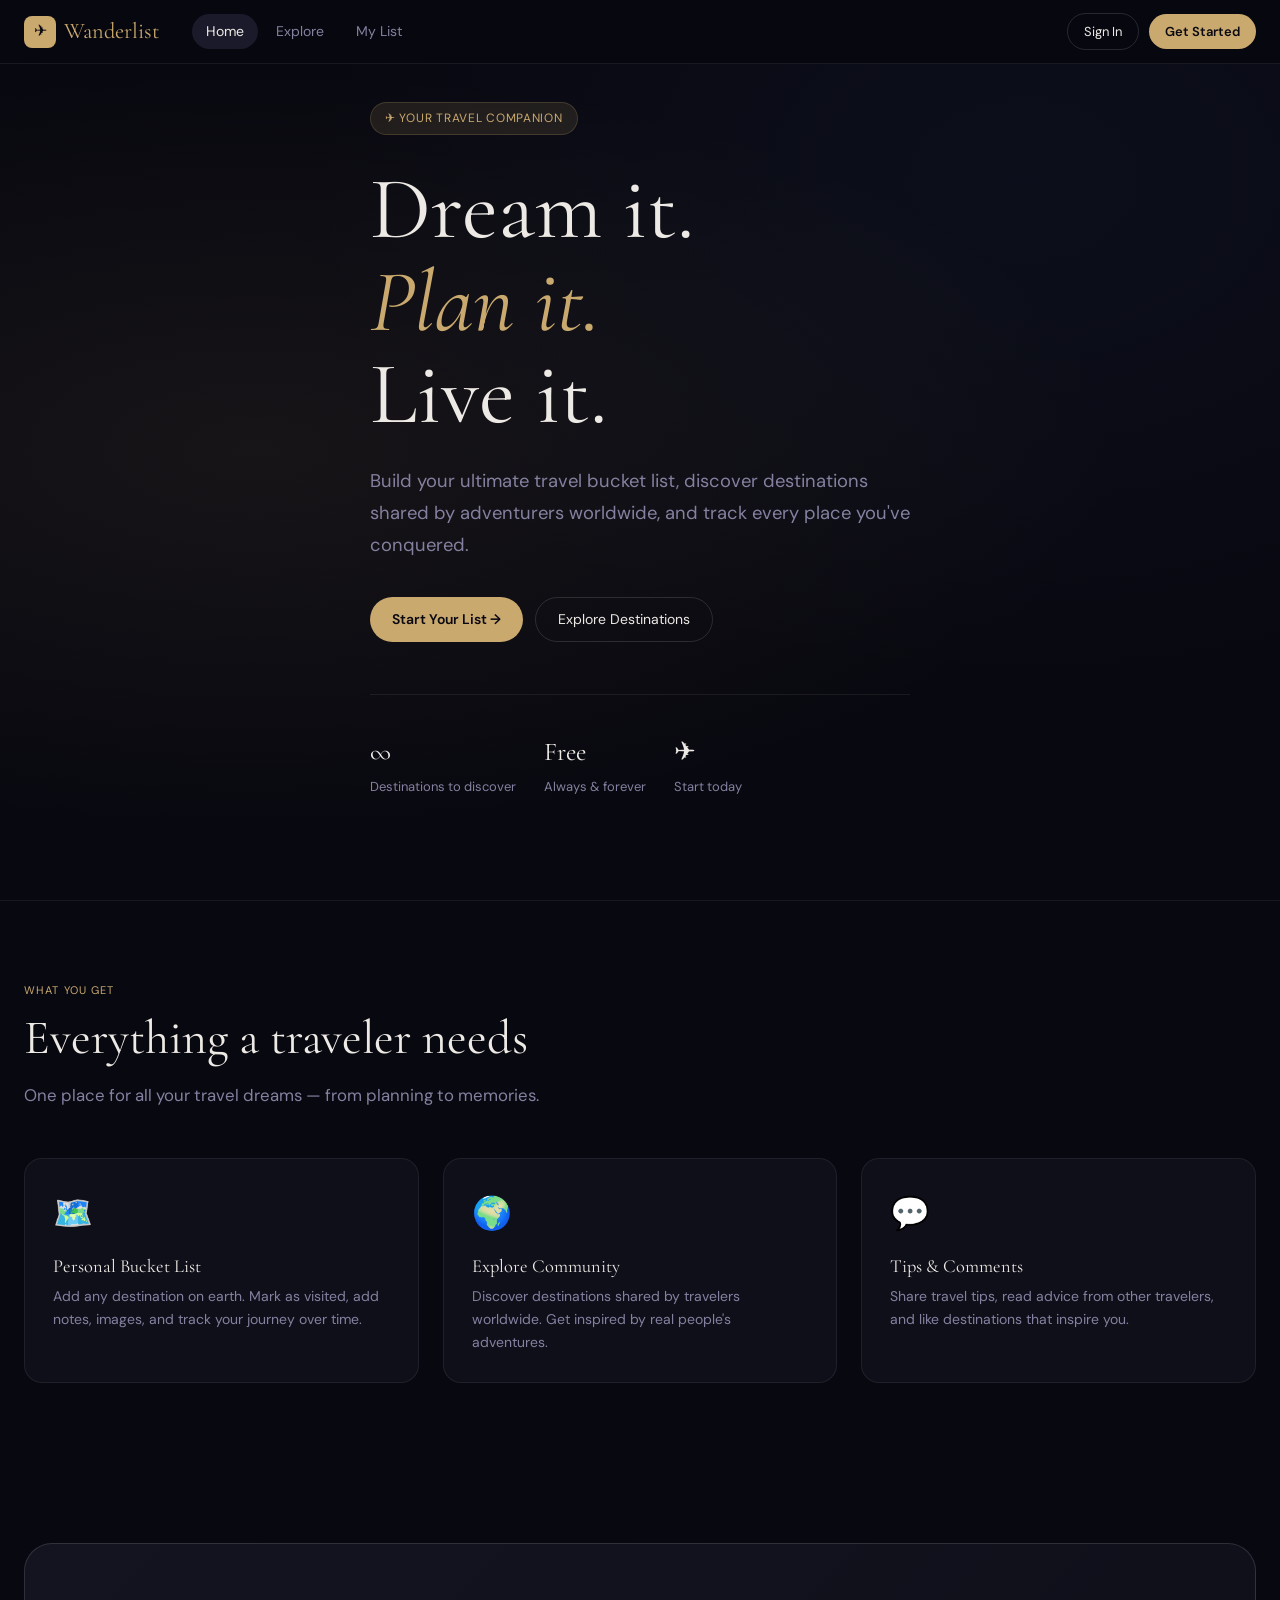
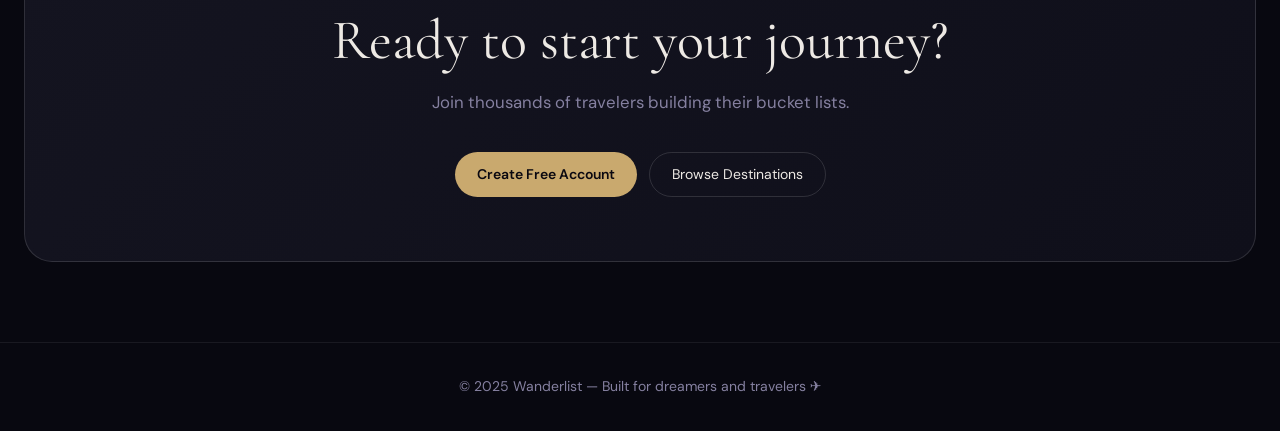
<file: index.html>
<!DOCTYPE html>
<html lang="en">
<head>
  <meta charset="UTF-8">
  <meta name="viewport" content="width=device-width, initial-scale=1.0">
  <title>Wanderlist — Your Travel Bucket List</title>
  <link rel="stylesheet" href="css/global.css">
  <style>
    .hero{min-height:100vh;display:flex;align-items:center;position:relative;overflow:hidden}
    .hero-bg{position:absolute;inset:0;background:radial-gradient(ellipse at 20% 50%,rgba(201,169,110,.08) 0%,transparent 60%),radial-gradient(ellipse at 80% 20%,rgba(91,142,230,.05) 0%,transparent 50%);z-index:0}
    .hero-content{position:relative;z-index:1;max-width:680px}
    .hero-eyebrow{display:inline-flex;align-items:center;gap:8px;padding:6px 14px;background:var(--accent-d);border:1px solid rgba(201,169,110,.2);border-radius:var(--r-f);font-size:12px;color:var(--accent);letter-spacing:.06em;text-transform:uppercase;margin-bottom:28px}
    .hero-title{font-size:clamp(3rem,8vw,5.5rem);line-height:1.05;margin-bottom:24px}
    .hero-title em{font-style:italic;color:var(--accent)}
    .hero-desc{font-size:1.15rem;color:var(--text-2);line-height:1.75;max-width:540px;margin-bottom:36px}
    .hero-actions{display:flex;gap:12px;flex-wrap:wrap}
    .hero-stat{display:flex;align-items:center;gap:8px;font-size:14px;color:var(--text-2)}
    .hero-stats{display:flex;gap:28px;margin-top:52px;padding-top:36px;border-top:1px solid var(--border);flex-wrap:wrap}
    .hero-stat-num{font-family:var(--font-d);font-size:1.6rem;color:var(--text);display:block}
    .section{padding:80px 0;border-top:1px solid var(--border)}
    .section-label{font-size:11px;letter-spacing:.1em;text-transform:uppercase;color:var(--accent);margin-bottom:12px}
    .section-title{font-size:clamp(2rem,4vw,3rem);margin-bottom:16px}
    .section-sub{color:var(--text-2);font-size:1.05rem;max-width:520px}
    .features{display:grid;grid-template-columns:repeat(3,1fr);gap:24px;margin-top:48px}
    .feature-card{background:var(--bg-card);border:1px solid var(--border);border-radius:var(--r-lg);padding:28px;transition:border-color var(--tr)}
    .feature-card:hover{border-color:var(--border-s)}
    .feature-icon{font-size:32px;margin-bottom:16px;display:block}
    .feature-title{font-size:1.15rem;margin-bottom:8px}
    .feature-desc{font-size:14px;color:var(--text-2);line-height:1.65}
    .cta-section{background:linear-gradient(135deg,var(--bg-el),var(--bg-card));border:1px solid var(--border-s);border-radius:var(--r-xl);padding:64px;text-align:center;margin:80px 0}
    .cta-title{font-size:clamp(2rem,5vw,3.5rem);margin-bottom:16px}
    .cta-sub{color:var(--text-2);margin-bottom:36px;font-size:1.05rem}
    footer{border-top:1px solid var(--border);padding:32px 0;text-align:center;color:var(--text-2);font-size:14px}
    @media(max-width:768px){.features{grid-template-columns:1fr}.hero-stats{gap:20px}.cta-section{padding:40px 24px}}
  </style>
</head>
<body>
<nav class="navbar" id="navbar">
  <div class="navbar-inner">
    <a href="index.html" class="navbar-logo"><div class="navbar-logo-mark">✈</div><span>Wander<span>list</span></span></a>
    <nav class="navbar-nav">
      <a href="index.html" class="active">Home</a>
      <a href="explore.html">Explore</a>
      <a href="dashboard.html">My List</a>
    </nav>
    <div class="navbar-right" data-auth></div>
    <button class="nav-toggle" id="nav-toggle"><span></span><span></span><span></span></button>
  </div>
</nav>
<div class="navbar-mobile-menu" id="mobile-menu">
  <a href="index.html">Home</a><a href="explore.html">Explore</a><a href="dashboard.html">My List</a>
</div>

<!-- HERO -->
<section class="hero">
  <div class="hero-bg"></div>
  <div class="container">
    <div class="hero-content anim-up">
      <div class="hero-eyebrow">✈ Your travel companion</div>
      <h1 class="hero-title">Dream it.<br><em>Plan it.</em><br>Live it.</h1>
      <p class="hero-desc">Build your ultimate travel bucket list, discover destinations shared by adventurers worldwide, and track every place you've conquered.</p>
      <div class="hero-actions">
        <a href="register.html" class="btn-accent">Start Your List →</a>
        <a href="explore.html" class="btn-ghost">Explore Destinations</a>
      </div>
      <div class="hero-stats">
        <div><span class="hero-stat-num">∞</span><span style="font-size:13px;color:var(--text-2)">Destinations to discover</span></div>
        <div><span class="hero-stat-num">Free</span><span style="font-size:13px;color:var(--text-2)">Always & forever</span></div>
        <div><span class="hero-stat-num">✈</span><span style="font-size:13px;color:var(--text-2)">Start today</span></div>
      </div>
    </div>
  </div>
</section>

<!-- FEATURES -->
<section class="section">
  <div class="container">
    <div class="section-label">What you get</div>
    <h2 class="section-title">Everything a traveler needs</h2>
    <p class="section-sub">One place for all your travel dreams — from planning to memories.</p>
    <div class="features">
      <div class="feature-card anim-up">
        <span class="feature-icon">🗺️</span>
        <h3 class="feature-title">Personal Bucket List</h3>
        <p class="feature-desc">Add any destination on earth. Mark as visited, add notes, images, and track your journey over time.</p>
      </div>
      <div class="feature-card anim-up" style="animation-delay:.1s">
        <span class="feature-icon">🌍</span>
        <h3 class="feature-title">Explore Community</h3>
        <p class="feature-desc">Discover destinations shared by travelers worldwide. Get inspired by real people's adventures.</p>
      </div>
      <div class="feature-card anim-up" style="animation-delay:.2s">
        <span class="feature-icon">💬</span>
        <h3 class="feature-title">Tips & Comments</h3>
        <p class="feature-desc">Share travel tips, read advice from other travelers, and like destinations that inspire you.</p>
      </div>
    </div>
  </div>
</section>

<!-- CTA -->
<div class="container">
  <div class="cta-section anim-up">
    <h2 class="cta-title">Ready to start your journey?</h2>
    <p class="cta-sub">Join thousands of travelers building their bucket lists.</p>
    <div style="display:flex;gap:12px;justify-content:center;flex-wrap:wrap">
      <a href="register.html" class="btn-accent">Create Free Account</a>
      <a href="explore.html" class="btn-ghost">Browse Destinations</a>
    </div>
  </div>
</div>

<footer><div class="container">© 2025 Wanderlist — Built for dreamers and travelers ✈</div></footer>

<script src="js/api.js"></script>
<script src="js/utils.js"></script>
<script>initNavbar();</script>
</body>
</html>
</file>
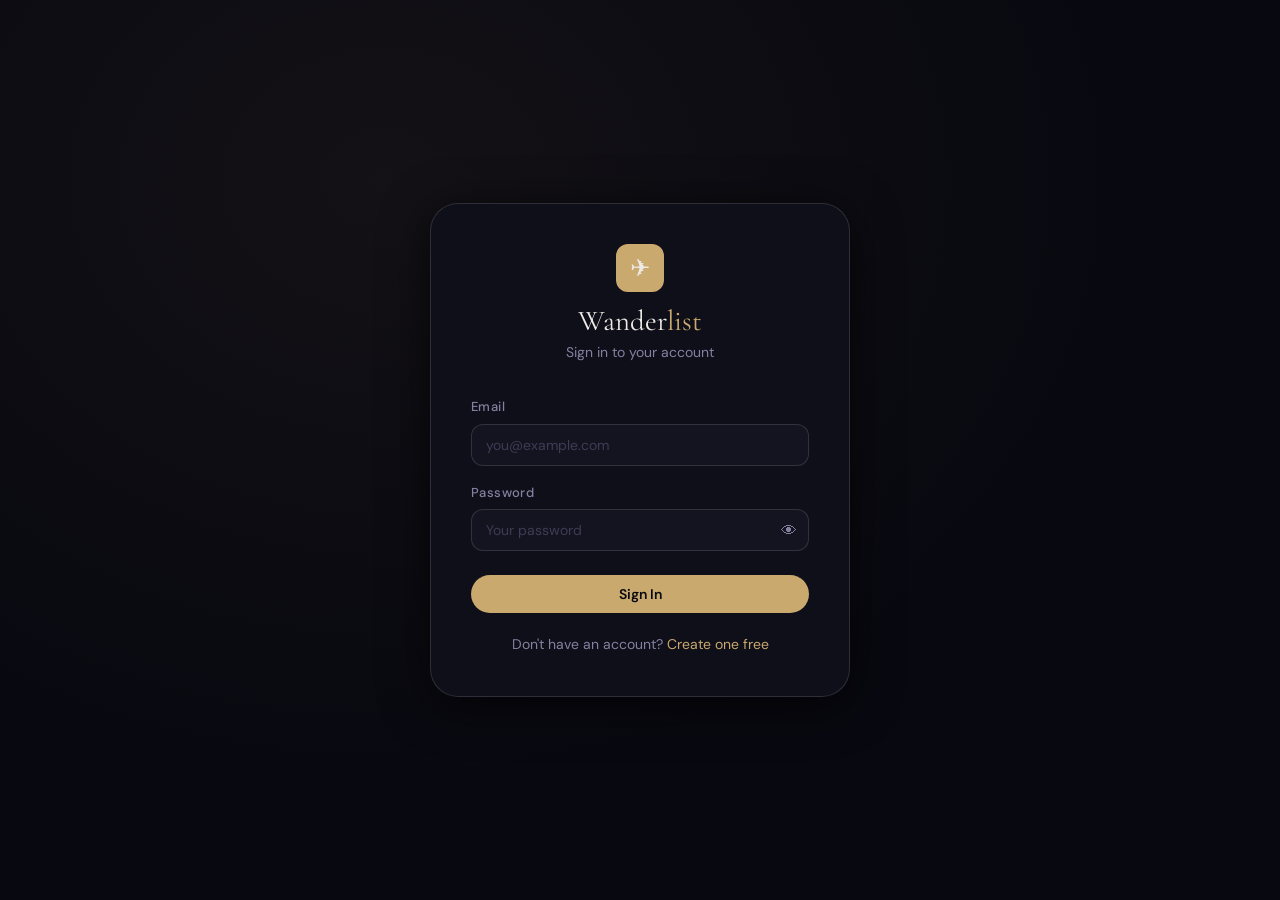
<file: dashboard.html>
<!DOCTYPE html>
<html lang="en">
<head>
  <meta charset="UTF-8">
  <meta name="viewport" content="width=device-width, initial-scale=1.0">
  <title>My Bucket List — Wanderlist</title>
  <link rel="stylesheet" href="css/global.css">
  <style>
    .dash-header{padding:40px 0 24px;border-bottom:1px solid var(--border);margin-bottom:32px}
    .dash-greeting{font-size:clamp(1.8rem,4vw,2.8rem);margin-bottom:4px}
    .dash-sub{color:var(--text-2);font-size:1rem}
    .stats-row{display:grid;grid-template-columns:repeat(4,1fr);gap:16px;margin-bottom:32px}
    .stat-card{background:var(--bg-card);border:1px solid var(--border);border-radius:var(--r-lg);padding:20px;text-align:center}
    .stat-num{font-family:var(--font-d);font-size:2.2rem;color:var(--accent);display:block;margin-bottom:4px}
    .stat-lbl{font-size:12px;color:var(--text-2);letter-spacing:.05em;text-transform:uppercase}
    .dash-controls{display:flex;align-items:center;justify-content:space-between;gap:16px;margin-bottom:24px;flex-wrap:wrap}
    .filter-group{display:flex;gap:6px}
    .filter-btn{padding:7px 16px;background:var(--bg-el);border:1px solid var(--border);border-radius:var(--r-f);font-size:13px;color:var(--text-2);transition:all var(--tr);cursor:pointer}
    .filter-btn.active{background:var(--accent-d);border-color:var(--accent);color:var(--accent)}
    .filter-btn:hover:not(.active){border-color:var(--border-s);color:var(--text)}
    .search-wrap{position:relative;flex:1;max-width:320px}
    .search-wrap input{width:100%;background:var(--bg-el);border:1px solid var(--border-s);color:var(--text);border-radius:var(--r-f);padding:8px 14px 8px 36px;font-size:14px;outline:none;transition:border-color var(--tr)}
    .search-wrap input:focus{border-color:var(--accent)}
    .search-wrap::before{content:'🔍';position:absolute;left:12px;top:50%;transform:translateY(-50%);font-size:13px}
    .dest-grid{display:grid;grid-template-columns:repeat(auto-fill,minmax(290px,1fr));gap:24px}
    /* Modal form */
    .modal-form{display:flex;flex-direction:column;gap:0}
    .form-row{display:grid;grid-template-columns:1fr 1fr;gap:12px}
    @media(max-width:768px){.stats-row{grid-template-columns:repeat(2,1fr)}.dash-controls{flex-direction:column;align-items:flex-start}.search-wrap{max-width:100%;width:100%}.form-row{grid-template-columns:1fr}}
  </style>
</head>
<body>
<nav class="navbar" id="navbar">
  <div class="navbar-inner">
    <a href="index.html" class="navbar-logo"><div class="navbar-logo-mark">✈</div><span>Wander<span>list</span></span></a>
    <nav class="navbar-nav">
      <a href="index.html">Home</a><a href="explore.html">Explore</a><a href="dashboard.html" class="active">My List</a>
    </nav>
    <div class="navbar-right" data-auth></div>
    <button class="nav-toggle" id="nav-toggle"><span></span><span></span><span></span></button>
  </div>
</nav>
<div class="navbar-mobile-menu" id="mobile-menu">
  <a href="index.html">Home</a><a href="explore.html">Explore</a><a href="dashboard.html">My List</a>
</div>

<main class="page">
  <div class="container">
    <div class="dash-header anim-up">
      <h1 class="dash-greeting" id="dash-greeting">My Bucket List</h1>
      <p class="dash-sub">Your travel dreams, all in one place</p>
    </div>

    <div class="stats-row anim-up">
      <div class="stat-card"><span class="stat-num" id="stat-total">0</span><span class="stat-lbl">Total</span></div>
      <div class="stat-card"><span class="stat-num" id="stat-visited">0</span><span class="stat-lbl">Visited</span></div>
      <div class="stat-card"><span class="stat-num" id="stat-wishlist">0</span><span class="stat-lbl">Wishlist</span></div>
      <div class="stat-card"><span class="stat-num" id="stat-countries">0</span><span class="stat-lbl">Countries</span></div>
    </div>

    <div class="dash-controls anim-up">
      <div class="filter-group">
        <button class="filter-btn active" data-filter="all">All</button>
        <button class="filter-btn" data-filter="wishlist">Wishlist</button>
        <button class="filter-btn" data-filter="visited">Visited</button>
      </div>
      <div style="display:flex;align-items:center;gap:12px">
        <div class="search-wrap"><input id="dest-search" type="text" placeholder="Search destinations…"></div>
        <button class="btn-accent btn-sm" id="add-dest-btn">+ Add</button>
      </div>
    </div>

    <div class="dest-grid" id="dest-grid"></div>
  </div>
</main>

<!-- ADD/EDIT MODAL -->
<div class="modal-overlay" id="dest-modal">
  <div class="modal-box">
    <div class="modal-header">
      <h2 class="modal-title" id="modal-title">Add Destination</h2>
      <button class="modal-close" id="modal-close">×</button>
    </div>
    <form id="dest-form" class="modal-form">
      <div class="form-row">
        <div class="form-group">
          <label class="form-label">Place Name *</label>
          <input id="place_name" class="form-input" placeholder="e.g. Eiffel Tower">
        </div>
        <div class="form-group">
          <label class="form-label">Country *</label>
          <input id="country" class="form-input" placeholder="e.g. France">
        </div>
      </div>
      <div class="form-group">
        <label class="form-label">City</label>
        <input id="city" class="form-input" placeholder="e.g. Paris">
      </div>
      <div class="form-group">
        <label class="form-label">Description</label>
        <textarea id="description" class="form-textarea" placeholder="What makes this place special?" style="height:80px"></textarea>
      </div>
      <div class="form-group">
        <label class="form-label">Personal Notes</label>
        <textarea id="notes" class="form-textarea" placeholder="Your private notes, tips, plans…" style="height:70px"></textarea>
      </div>
      <div class="form-group">
        <label class="form-label">Image URL</label>
        <input id="image_url" class="form-input" placeholder="https://… (leave blank for auto image)">
      </div>
      <div class="toggle-wrap">
        <span class="toggle-label">Mark as Visited</span>
        <label class="toggle"><input type="checkbox" id="is_visited"><span class="toggle-slider"></span></label>
      </div>
      <div class="toggle-wrap">
        <span class="toggle-label">Share Publicly</span>
        <label class="toggle"><input type="checkbox" id="is_public" checked><span class="toggle-slider"></span></label>
      </div>
      <div style="margin-top:20px">
        <button type="submit" class="btn-accent" id="dest-submit-btn" style="width:100%;justify-content:center">Add to Bucket List</button>
      </div>
    </form>
  </div>
</div>

<script src="js/api.js"></script>
<script src="js/utils.js"></script>
<script src="js/dashboard.js"></script>
<script>initNavbar();initDashboard();</script>
</body>
</html>
</file>
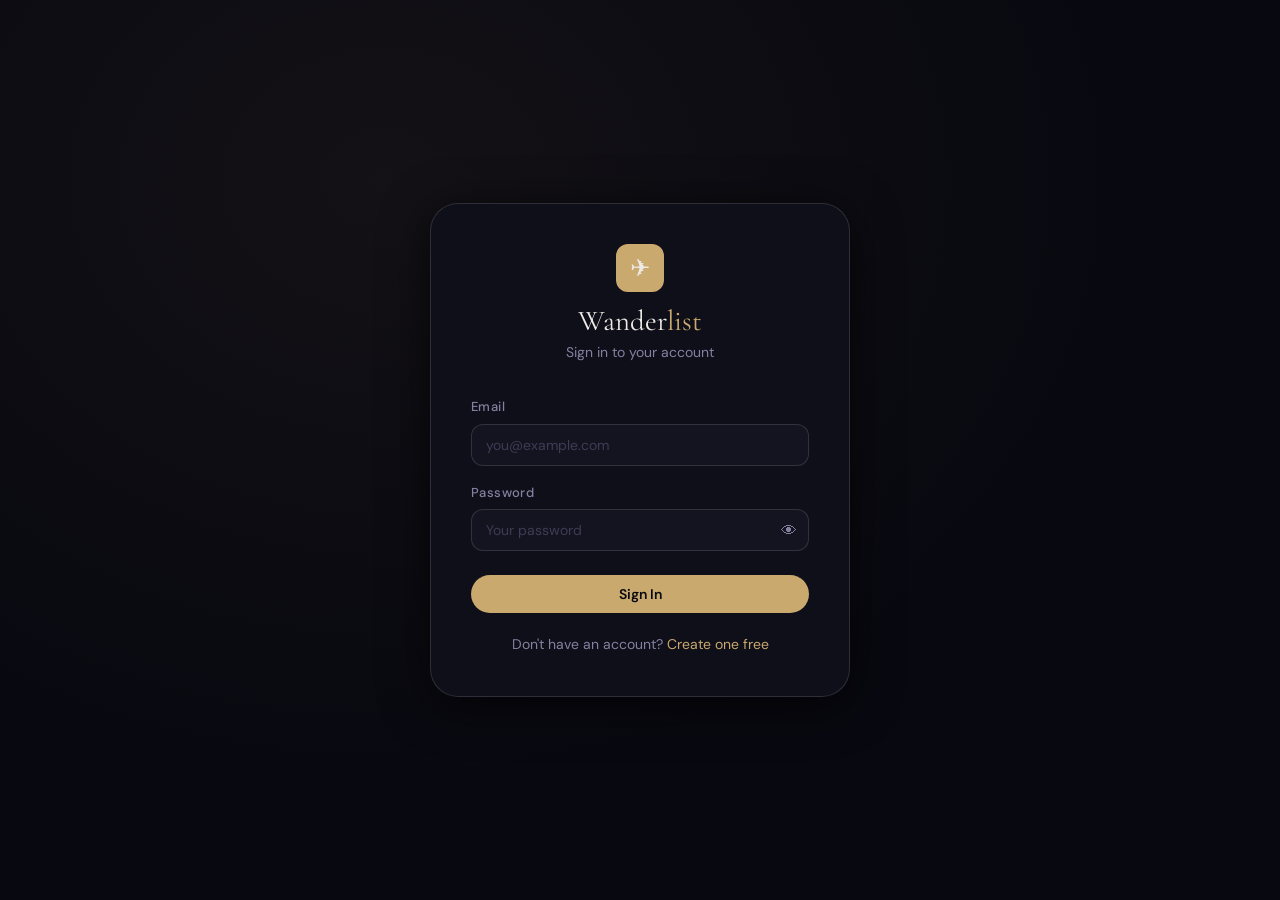
<file: login.html>
<!DOCTYPE html>
<html lang="en">
<head>
  <meta charset="UTF-8">
  <meta name="viewport" content="width=device-width, initial-scale=1.0">
  <title>Sign In — Wanderlist</title>
  <link rel="stylesheet" href="css/global.css">
  <style>
    .auth-page{min-height:100vh;display:flex;align-items:center;justify-content:center;padding:24px;background:radial-gradient(ellipse at 30% 20%,rgba(201,169,110,.06),transparent 60%)}
    .auth-card{background:var(--bg-card);border:1px solid var(--border-s);border-radius:var(--r-xl);padding:40px;width:100%;max-width:420px;box-shadow:var(--sh-lg)}
    .auth-logo{text-align:center;margin-bottom:32px}
    .auth-logo-mark{width:48px;height:48px;background:var(--accent);border-radius:12px;display:flex;align-items:center;justify-content:center;font-size:24px;margin:0 auto 12px}
    .auth-logo h1{font-size:1.8rem}.auth-logo h1 span{color:var(--accent)}
    .auth-logo p{color:var(--text-2);font-size:14px;margin-top:4px}
    .auth-footer{text-align:center;margin-top:20px;font-size:14px;color:var(--text-2)}
    .auth-footer a{color:var(--accent)}
    .pwd-wrap{position:relative}
    .pwd-toggle{position:absolute;right:12px;top:50%;transform:translateY(-50%);background:none;border:none;color:var(--text-2);cursor:pointer;font-size:16px;padding:0}
  </style>
</head>
<body>
<div class="auth-page">
  <div class="auth-card anim-up">
    <div class="auth-logo">
      <div class="auth-logo-mark">✈</div>
      <h1>Wander<span>list</span></h1>
      <p>Sign in to your account</p>
    </div>

    <div class="error-banner" id="login-err"><span>✕</span><span></span></div>

    <form id="login-form">
      <div class="form-group">
        <label class="form-label">Email</label>
        <input id="email" type="email" class="form-input" placeholder="you@example.com">
      </div>
      <div class="form-group">
        <label class="form-label">Password</label>
        <div class="pwd-wrap">
          <input id="password" type="password" class="form-input" placeholder="Your password">
          <button type="button" class="pwd-toggle" id="toggle-pwd">👁</button>
        </div>
      </div>
      <button type="submit" class="btn-accent" id="login-btn" style="width:100%;justify-content:center;margin-top:8px">Sign In</button>
    </form>

    <div class="auth-footer">
      Don't have an account? <a href="register.html">Create one free</a>
    </div>
  </div>
</div>
<script src="js/api.js"></script>
<script src="js/utils.js"></script>
<script src="js/auth.js"></script>
<script>initLoginPage();</script>
</body>
</html>
</file>
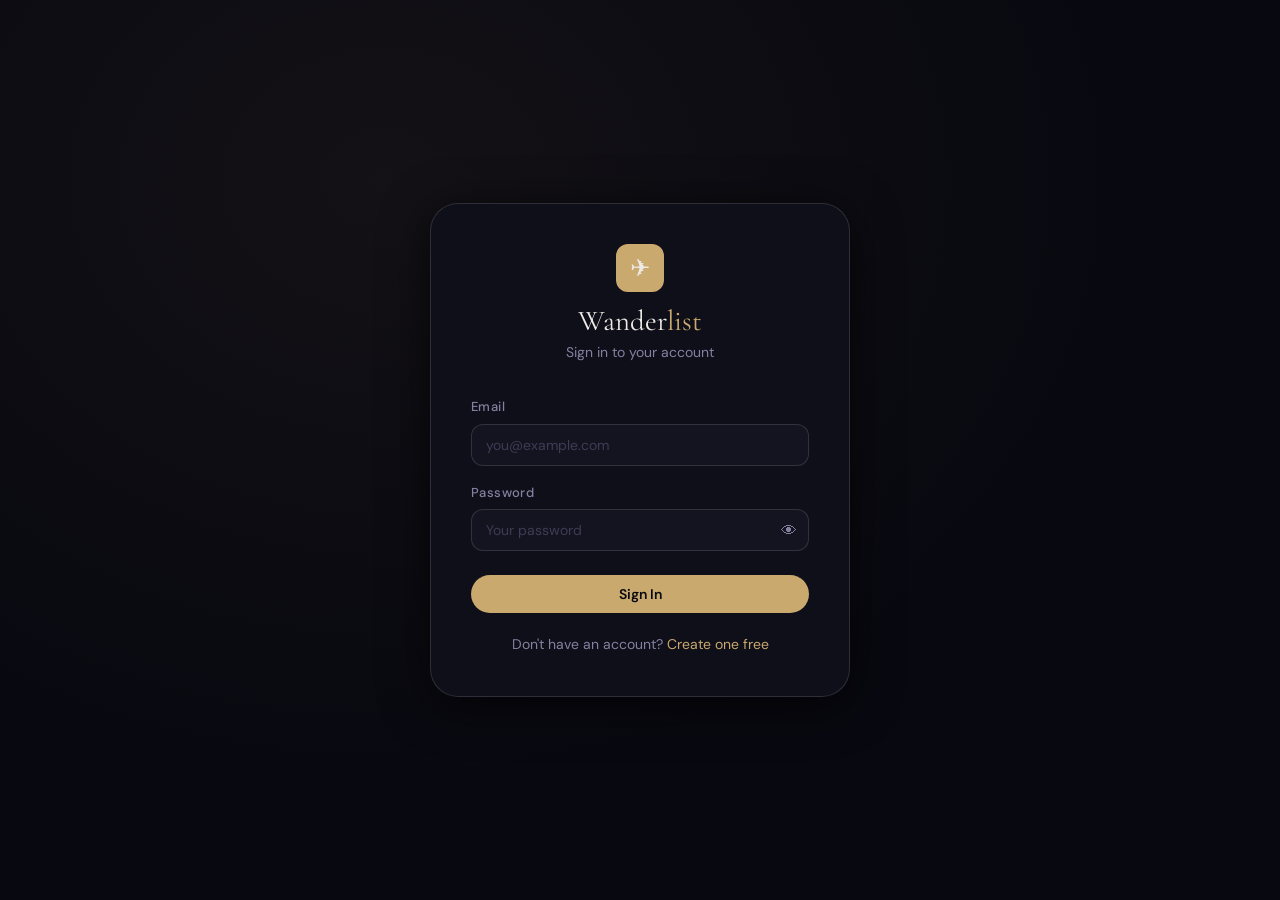
<file: profile.html>
<!DOCTYPE html>
<html lang="en">
<head>
  <meta charset="UTF-8">
  <meta name="viewport" content="width=device-width, initial-scale=1.0">
  <title>Profile — Wanderlist</title>
  <link rel="stylesheet" href="css/global.css">
  <style>
    .profile-layout{display:grid;grid-template-columns:280px 1fr;gap:40px}
    .profile-card{background:var(--bg-card);border:1px solid var(--border);border-radius:var(--r-xl);padding:32px;text-align:center;position:sticky;top:calc(var(--nav-h) + 24px);height:fit-content}
    .profile-avatar-wrap{margin-bottom:20px}
    .profile-name{font-size:1.6rem;margin-bottom:4px}
    .profile-email{font-size:13px;color:var(--text-2);margin-bottom:8px}
    .profile-joined{font-size:12px;color:var(--text-m)}
    .profile-bio{margin-top:16px;padding-top:16px;border-top:1px solid var(--border);font-size:14px;color:var(--text-2);text-align:left;line-height:1.6}
    .profile-actions{margin-top:20px;display:flex;flex-direction:column;gap:8px}
    .edit-card{background:var(--bg-card);border:1px solid var(--border);border-radius:var(--r-xl);padding:32px}
    .edit-title{font-size:1.8rem;margin-bottom:24px}
    @media(max-width:768px){.profile-layout{grid-template-columns:1fr}.profile-card{position:static}}
  </style>
</head>
<body>
<nav class="navbar" id="navbar">
  <div class="navbar-inner">
    <a href="index.html" class="navbar-logo"><div class="navbar-logo-mark">✈</div><span>Wander<span>list</span></span></a>
    <nav class="navbar-nav">
      <a href="index.html">Home</a><a href="explore.html">Explore</a><a href="dashboard.html">My List</a>
    </nav>
    <div class="navbar-right" data-auth></div>
    <button class="nav-toggle" id="nav-toggle"><span></span><span></span><span></span></button>
  </div>
</nav>
<div class="navbar-mobile-menu" id="mobile-menu">
  <a href="index.html">Home</a><a href="explore.html">Explore</a><a href="dashboard.html">My List</a>
</div>

<main class="page">
  <div class="container">
    <div class="profile-layout">
      <!-- Sidebar -->
      <div class="profile-card anim-up">
        <div class="profile-avatar-wrap" id="profile-avatar"></div>
        <h2 class="profile-name" id="profile-username">—</h2>
        <p class="profile-email" id="profile-email">—</p>
        <p class="profile-joined" id="profile-joined">—</p>
        <div class="profile-bio" id="profile-bio">No bio yet.</div>
        <div class="profile-actions">
          <a href="dashboard.html" class="btn-ghost btn-sm" style="justify-content:center">My Bucket List</a>
          <button class="btn-ghost btn-sm" id="logout-btn" style="color:var(--red);border-color:var(--red-d)">Log Out</button>
        </div>
      </div>

      <!-- Edit form -->
      <div class="edit-card anim-up" style="animation-delay:.1s">
        <h2 class="edit-title">Edit Profile</h2>
        <form id="profile-form">
          <div class="form-group">
            <label class="form-label">Username</label>
            <input id="form-username" class="form-input" placeholder="Your username">
          </div>
          <div class="form-group">
            <label class="form-label">Bio</label>
            <textarea id="form-bio" class="form-textarea" placeholder="Tell the world about your travel passion…" style="height:100px"></textarea>
          </div>
          <div class="form-group">
            <label class="form-label">Avatar URL</label>
            <input id="form-avatar" class="form-input" placeholder="https://… (link to a profile photo)">
          </div>
          <button type="submit" class="btn-accent" id="profile-save-btn">Save Changes</button>
        </form>
      </div>
    </div>
  </div>
</main>

<script src="js/api.js"></script>
<script src="js/utils.js"></script>
<script src="js/profile.js"></script>
<script>initNavbar();initProfilePage();</script>
</body>
</html>
</file>
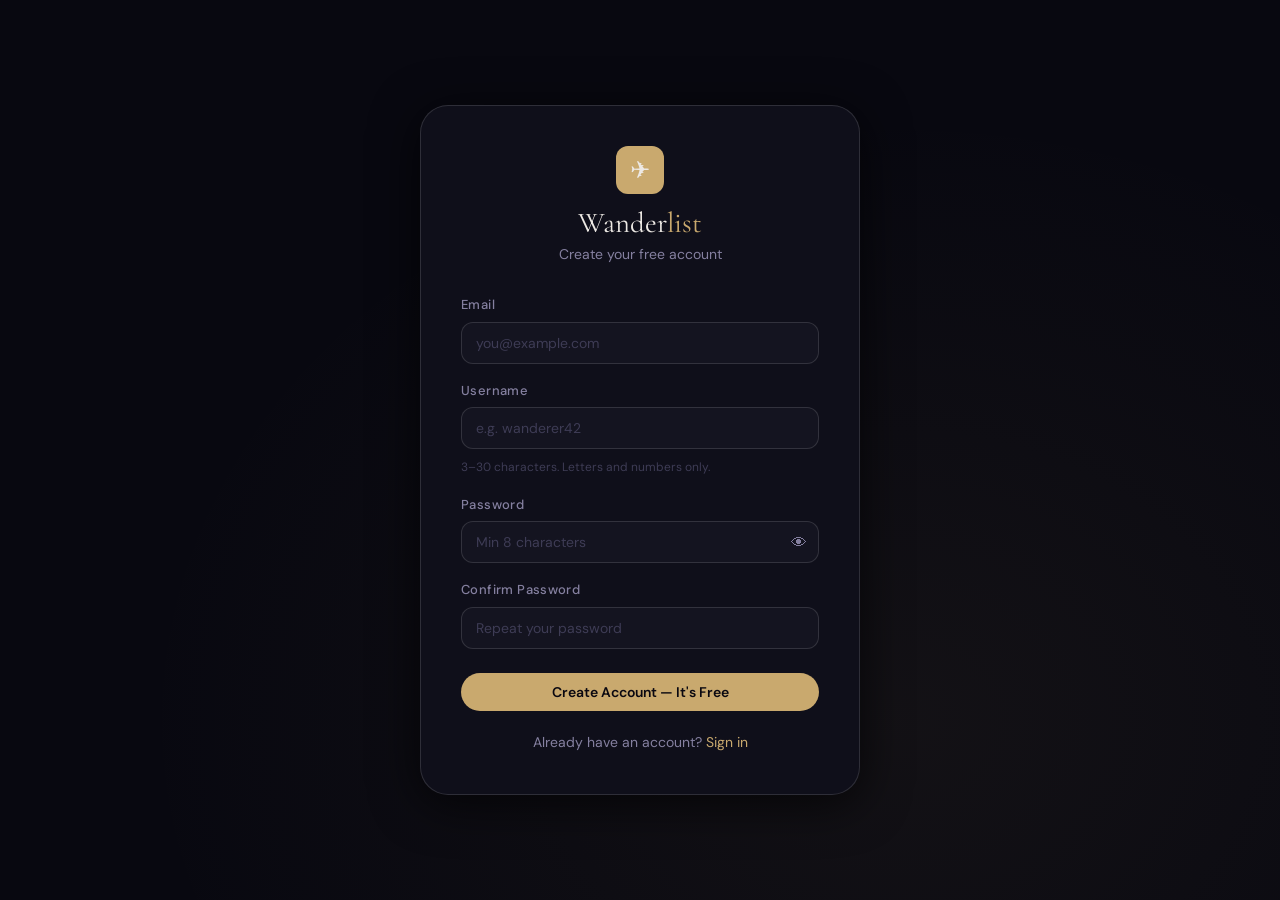
<file: register.html>
<!DOCTYPE html>
<html lang="en">
<head>
  <meta charset="UTF-8">
  <meta name="viewport" content="width=device-width, initial-scale=1.0">
  <title>Create Account — Wanderlist</title>
  <link rel="stylesheet" href="css/global.css">
  <style>
    .auth-page{min-height:100vh;display:flex;align-items:center;justify-content:center;padding:24px;background:radial-gradient(ellipse at 70% 80%,rgba(201,169,110,.06),transparent 60%)}
    .auth-card{background:var(--bg-card);border:1px solid var(--border-s);border-radius:var(--r-xl);padding:40px;width:100%;max-width:440px;box-shadow:var(--sh-lg)}
    .auth-logo{text-align:center;margin-bottom:28px}
    .auth-logo-mark{width:48px;height:48px;background:var(--accent);border-radius:12px;display:flex;align-items:center;justify-content:center;font-size:24px;margin:0 auto 12px}
    .auth-logo h1{font-size:1.8rem}.auth-logo h1 span{color:var(--accent)}
    .auth-logo p{color:var(--text-2);font-size:14px;margin-top:4px}
    .auth-footer{text-align:center;margin-top:20px;font-size:14px;color:var(--text-2)}
    .auth-footer a{color:var(--accent)}
    .pwd-wrap{position:relative}
    .pwd-toggle{position:absolute;right:12px;top:50%;transform:translateY(-50%);background:none;border:none;color:var(--text-2);cursor:pointer;font-size:16px;padding:0}
    .hint{font-size:12px;color:var(--text-m);margin-top:3px}
  </style>
</head>
<body>
<div class="auth-page">
  <div class="auth-card anim-up">
    <div class="auth-logo">
      <div class="auth-logo-mark">✈</div>
      <h1>Wander<span>list</span></h1>
      <p>Create your free account</p>
    </div>

    <div class="error-banner" id="register-err"><span>✕</span><span></span></div>

    <form id="register-form">
      <div class="form-group">
        <label class="form-label">Email</label>
        <input id="email" type="email" class="form-input" placeholder="you@example.com">
      </div>
      <div class="form-group">
        <label class="form-label">Username</label>
        <input id="username" class="form-input" placeholder="e.g. wanderer42">
        <span class="hint">3–30 characters. Letters and numbers only.</span>
      </div>
      <div class="form-group">
        <label class="form-label">Password</label>
        <div class="pwd-wrap">
          <input id="password" type="password" class="form-input" placeholder="Min 8 characters">
          <button type="button" class="pwd-toggle" id="toggle-pwd">👁</button>
        </div>
      </div>
      <div class="form-group">
        <label class="form-label">Confirm Password</label>
        <input id="confirm-password" type="password" class="form-input" placeholder="Repeat your password">
      </div>
      <button type="submit" class="btn-accent" id="register-btn" style="width:100%;justify-content:center;margin-top:8px">Create Account — It's Free</button>
    </form>

    <div class="auth-footer">
      Already have an account? <a href="login.html">Sign in</a>
    </div>
  </div>
</div>
<script src="js/api.js"></script>
<script src="js/utils.js"></script>
<script src="js/auth.js"></script>
<script>initRegisterPage();</script>
</body>
</html>
</file>
<file: css/global.css>
@import url('https://fonts.googleapis.com/css2?family=Cormorant+Garamond:ital,wght@0,300;0,400;0,600;1,300;1,400&family=DM+Sans:opsz,wght@9..40,300;9..40,400;9..40,500;9..40,600&display=swap');
:root{--bg:#080810;--bg-card:#0f0f1a;--bg-el:#141420;--bg-hover:#1a1a2a;--border:rgba(255,255,255,.07);--border-s:rgba(255,255,255,.13);--text:#ede9e4;--text-2:#8580a0;--text-m:#3e3c55;--accent:#c9a96e;--accent-l:#e8c98a;--accent-d:rgba(201,169,110,.12);--green:#4caf78;--green-d:rgba(76,175,120,.12);--red:#e05c5c;--red-d:rgba(224,92,92,.12);--blue:#5b8ee6;--font-d:'Cormorant Garamond',Georgia,serif;--font-b:'DM Sans',system-ui,sans-serif;--r-sm:6px;--r-md:12px;--r-lg:18px;--r-xl:28px;--r-f:9999px;--sh-md:0 4px 20px rgba(0,0,0,.5);--sh-lg:0 8px 48px rgba(0,0,0,.7);--nav-h:64px;--max-w:1280px;--tr:180ms cubic-bezier(.4,0,.2,1)}
*,*::before,*::after{box-sizing:border-box;margin:0;padding:0}
html{scroll-behavior:smooth;-webkit-font-smoothing:antialiased}
body{background:var(--bg);color:var(--text);font-family:var(--font-b);font-size:15px;line-height:1.65;min-height:100vh;overflow-x:hidden}
a{color:inherit;text-decoration:none;transition:color var(--tr)}
img{max-width:100%;display:block}
button{font-family:var(--font-b);cursor:pointer;border:none;background:none}
input,textarea,select{font-family:var(--font-b);font-size:14px}
ul,ol{list-style:none}
h1,h2,h3,h4{font-family:var(--font-d);font-weight:400;line-height:1.15}
::-webkit-scrollbar{width:5px}::-webkit-scrollbar-track{background:var(--bg)}::-webkit-scrollbar-thumb{background:var(--border-s);border-radius:3px}
::selection{background:var(--accent-d);color:var(--accent-l)}
.container{max-width:var(--max-w);margin:0 auto;padding:0 24px}
.page{padding-top:calc(var(--nav-h) + 48px);padding-bottom:80px;min-height:100vh}
/* Buttons */
.btn-accent{display:inline-flex;align-items:center;gap:6px;padding:10px 22px;background:var(--accent);color:#0a0810;border-radius:var(--r-f);font-size:14px;font-weight:600;transition:all var(--tr);white-space:nowrap;border:none;cursor:pointer}
.btn-accent:hover{background:var(--accent-l);transform:translateY(-1px);box-shadow:0 4px 20px rgba(201,169,110,.3)}
.btn-ghost{display:inline-flex;align-items:center;gap:6px;padding:10px 22px;background:transparent;color:var(--text);border:1px solid var(--border-s);border-radius:var(--r-f);font-size:14px;transition:all var(--tr);cursor:pointer}
.btn-ghost:hover{background:var(--bg-hover);border-color:var(--text-2)}
.btn-sm{padding:7px 16px!important;font-size:13px!important}
/* Forms */
.form-group{display:flex;flex-direction:column;gap:6px;margin-bottom:16px}
.form-label{font-size:13px;color:var(--text-2);font-weight:500;letter-spacing:.03em}
.form-input,.form-textarea,.form-select{width:100%;background:var(--bg-el);border:1px solid var(--border-s);color:var(--text);border-radius:var(--r-md);padding:11px 14px;transition:border-color var(--tr),box-shadow var(--tr);outline:none}
.form-input:focus,.form-textarea:focus{border-color:var(--accent);box-shadow:0 0 0 3px var(--accent-d)}
.form-textarea{resize:vertical;min-height:90px}
.form-input::placeholder,.form-textarea::placeholder{color:var(--text-m)}
/* Dest card */
.dest-card{background:var(--bg-card);border:1px solid var(--border);border-radius:var(--r-lg);overflow:hidden;cursor:pointer;transition:transform var(--tr),border-color var(--tr),box-shadow var(--tr)}
.dest-card:hover{transform:translateY(-4px);border-color:var(--border-s);box-shadow:var(--sh-lg)}
.dest-card-img-wrap{position:relative;height:220px;overflow:hidden;background:var(--bg-el)}
.dest-card-img-wrap img{width:100%;height:100%;object-fit:cover;transition:transform .5s ease}
.dest-card:hover .dest-card-img-wrap img{transform:scale(1.04)}
.dest-card-body{padding:16px}
.dest-card-loc{font-size:11px;letter-spacing:.08em;text-transform:uppercase;color:var(--accent);margin-bottom:6px}
.dest-card-title{font-size:1.2rem;margin-bottom:6px}
.dest-card-desc{font-size:13px;color:var(--text-2);line-height:1.5;margin-bottom:10px}
.dest-card-footer{display:flex;align-items:center;justify-content:space-between;padding-top:10px;border-top:1px solid var(--border);margin-top:8px}
.dest-card-author{display:flex;align-items:center;gap:6px;font-size:12px;color:var(--text-2)}
.dest-card-actions{display:flex;gap:6px}
.like-btn{display:inline-flex;align-items:center;gap:4px;padding:5px 10px;background:var(--bg-el);border:1px solid var(--border-s);border-radius:var(--r-f);color:var(--text-2);font-size:13px;transition:all var(--tr);cursor:pointer}
.like-btn:hover{border-color:var(--red);color:var(--red)}
.like-btn.liked{background:var(--red-d);border-color:var(--red);color:var(--red)}
.cmt-count{display:inline-flex;align-items:center;gap:4px;padding:5px 10px;font-size:13px;color:var(--text-2)}
.pill{display:inline-flex;align-items:center;gap:4px;padding:3px 8px;background:var(--bg-el);border-radius:var(--r-f);font-size:12px;color:var(--text-2)}
.visited-badge{position:absolute;top:10px;right:10px;background:rgba(76,175,120,.9);color:#fff;padding:3px 10px;border-radius:var(--r-f);font-size:11px;font-weight:600;backdrop-filter:blur(4px)}
/* Badges */
.badge{display:inline-flex;align-items:center;padding:3px 10px;border-radius:var(--r-f);font-size:11px;font-weight:500;letter-spacing:.04em}
.badge-gold{background:var(--accent-d);color:var(--accent);border:1px solid rgba(201,169,110,.2)}
.badge-green{background:var(--green-d);color:var(--green)}
/* Navbar */
.navbar{position:fixed;top:0;left:0;right:0;z-index:100;height:var(--nav-h);backdrop-filter:blur(20px);background:rgba(8,8,16,.85);border-bottom:1px solid var(--border)}
.navbar-inner{max-width:var(--max-w);margin:0 auto;padding:0 24px;height:100%;display:flex;align-items:center;gap:32px}
.navbar-logo{display:flex;align-items:center;gap:8px;font-family:var(--font-d);font-size:1.4rem}
.navbar-logo-mark{width:32px;height:32px;background:var(--accent);color:#0a0810;border-radius:8px;display:flex;align-items:center;justify-content:center;font-size:16px}
.navbar-logo span{color:var(--accent)}
.navbar-nav{display:flex;gap:4px}
.navbar-nav a{padding:6px 14px;border-radius:var(--r-f);font-size:14px;color:var(--text-2);transition:all var(--tr)}
.navbar-nav a:hover,.navbar-nav a.active{background:var(--bg-hover);color:var(--text)}
.navbar-right{margin-left:auto;display:flex;align-items:center;gap:10px}
.nav-user{display:flex;align-items:center;gap:8px;font-size:14px;padding:4px 12px 4px 4px;background:var(--bg-el);border:1px solid var(--border);border-radius:var(--r-f);transition:all var(--tr)}
.nav-user:hover{border-color:var(--border-s)}
.nav-toggle{display:none;flex-direction:column;gap:5px;padding:8px}
.nav-toggle span{width:22px;height:2px;background:var(--text);border-radius:1px;display:block;transition:all var(--tr)}
.navbar-mobile-menu{display:none;position:fixed;top:var(--nav-h);left:0;right:0;z-index:99;background:var(--bg-card);border-bottom:1px solid var(--border);padding:12px 16px;flex-direction:column;gap:4px}
.navbar-mobile-menu.open{display:flex}
.navbar-mobile-menu a{padding:10px 14px;border-radius:var(--r-md);font-size:14px;color:var(--text-2)}
.navbar-mobile-menu a:hover{background:var(--bg-hover);color:var(--text)}
/* Empty */
.empty-state{text-align:center;padding:60px 20px}
.empty-icon{font-size:52px;margin-bottom:16px;display:block}
.empty-state h3{font-size:1.5rem;margin-bottom:8px}
.empty-state p{color:var(--text-2);margin-bottom:20px}
/* Skeleton */
.skel{border-radius:var(--r-md);background:linear-gradient(90deg,var(--bg-el) 25%,var(--bg-hover) 50%,var(--bg-el) 75%);background-size:200% 100%;animation:shimmer 1.5s infinite}
/* Modal */
.modal-overlay{display:none;position:fixed;inset:0;z-index:200;background:rgba(0,0,0,.75);backdrop-filter:blur(6px);align-items:center;justify-content:center;padding:20px}
.modal-box{background:var(--bg-card);border:1px solid var(--border-s);border-radius:var(--r-xl);width:100%;max-width:520px;max-height:90vh;overflow-y:auto;box-shadow:var(--sh-lg);padding:28px}
.modal-header{display:flex;justify-content:space-between;align-items:center;margin-bottom:24px}
.modal-title{font-size:1.5rem}
.modal-close{width:32px;height:32px;background:var(--bg-el);border:1px solid var(--border);border-radius:50%;color:var(--text-2);font-size:18px;display:flex;align-items:center;justify-content:center;transition:all var(--tr)}
.modal-close:hover{background:var(--bg-hover);color:var(--text)}
/* Toggle */
.toggle-wrap{display:flex;align-items:center;justify-content:space-between;padding:10px 0}
.toggle-label{font-size:14px;color:var(--text-2)}
.toggle{position:relative;width:42px;height:24px}
.toggle input{opacity:0;width:0;height:0}
.toggle-slider{position:absolute;inset:0;background:var(--bg-el);border:1px solid var(--border-s);border-radius:var(--r-f);cursor:pointer;transition:all var(--tr)}
.toggle-slider::after{content:'';position:absolute;width:16px;height:16px;left:3px;top:3px;background:var(--text-2);border-radius:50%;transition:all var(--tr)}
.toggle input:checked+.toggle-slider{background:var(--accent-d);border-color:var(--accent)}
.toggle input:checked+.toggle-slider::after{transform:translateX(18px);background:var(--accent)}
/* Card menu */
.card-menu-wrap{position:absolute;top:8px;right:8px}
.card-menu-btn{width:30px;height:30px;background:rgba(0,0,0,.6);backdrop-filter:blur(4px);border:1px solid rgba(255,255,255,.1);border-radius:50%;color:#fff;font-size:16px;display:flex;align-items:center;justify-content:center;opacity:0;transition:opacity var(--tr)}
.dest-card:hover .card-menu-btn{opacity:1}
.card-dropdown{position:absolute;top:36px;right:0;z-index:50;min-width:160px;background:var(--bg-el);border:1px solid var(--border-s);border-radius:var(--r-md);box-shadow:var(--sh-lg);overflow:hidden}
.cd-item{padding:10px 14px;font-size:13px;cursor:pointer;transition:background var(--tr)}
.cd-item:hover{background:var(--bg-hover)}
.cd-danger{color:var(--red)}
.cd-danger:hover{background:var(--red-d)}
/* Error */
.error-banner{display:none;align-items:center;gap:10px;padding:12px 16px;background:var(--red-d);border:1px solid rgba(224,92,92,.3);border-radius:var(--r-md);color:var(--red);font-size:14px;margin-bottom:16px}
/* Comments */
.comment-item{display:flex;gap:12px;padding:16px 0;border-bottom:1px solid var(--border)}
.comment-item:last-child{border-bottom:none}
.comment-body{flex:1}
.comment-header{display:flex;align-items:center;gap:8px;margin-bottom:6px;flex-wrap:wrap}
.comment-user{font-weight:600;font-size:13px}
.comment-time{font-size:11px;color:var(--text-2)}
.comment-text{font-size:14px;line-height:1.6;white-space:pre-wrap}
.btn-del-comment{margin-left:auto;font-size:11px;color:var(--red);padding:2px 8px;border:1px solid var(--red-d);border-radius:var(--r-f);transition:all var(--tr);cursor:pointer}
.btn-del-comment:hover{background:var(--red-d)}
/* Like btn (detail page) */
.btn-like{display:inline-flex;align-items:center;gap:6px;padding:10px 20px;border:1px solid var(--border-s);border-radius:var(--r-f);font-size:14px;color:var(--text-2);background:var(--bg-el);transition:all var(--tr);cursor:pointer;width:100%;justify-content:center}
.btn-like:hover{border-color:var(--red);color:var(--red)}
.btn-like.liked{background:var(--red-d);border-color:var(--red);color:var(--red)}
/* Loc tag */
.loc-tag{font-size:11px;letter-spacing:.08em;text-transform:uppercase;color:var(--accent)}
/* Animations */
@keyframes fadeUp{from{opacity:0;transform:translateY(18px)}to{opacity:1;transform:translateY(0)}}
@keyframes fadeIn{from{opacity:0}to{opacity:1}}
@keyframes shimmer{0%{background-position:-200% center}100%{background-position:200% center}}
@keyframes spin{to{transform:rotate(360deg)}}
@keyframes slideIn{from{opacity:0;transform:translateX(20px)}to{opacity:1;transform:translateX(0)}}
.anim-up{animation:fadeUp .5s cubic-bezier(.4,0,.2,1) both}
/* Responsive */
@media(max-width:768px){:root{--nav-h:56px}.container{padding:0 16px}.navbar-nav{display:none}.nav-toggle{display:flex}.page{padding-top:calc(var(--nav-h) + 24px)}}
</file>
